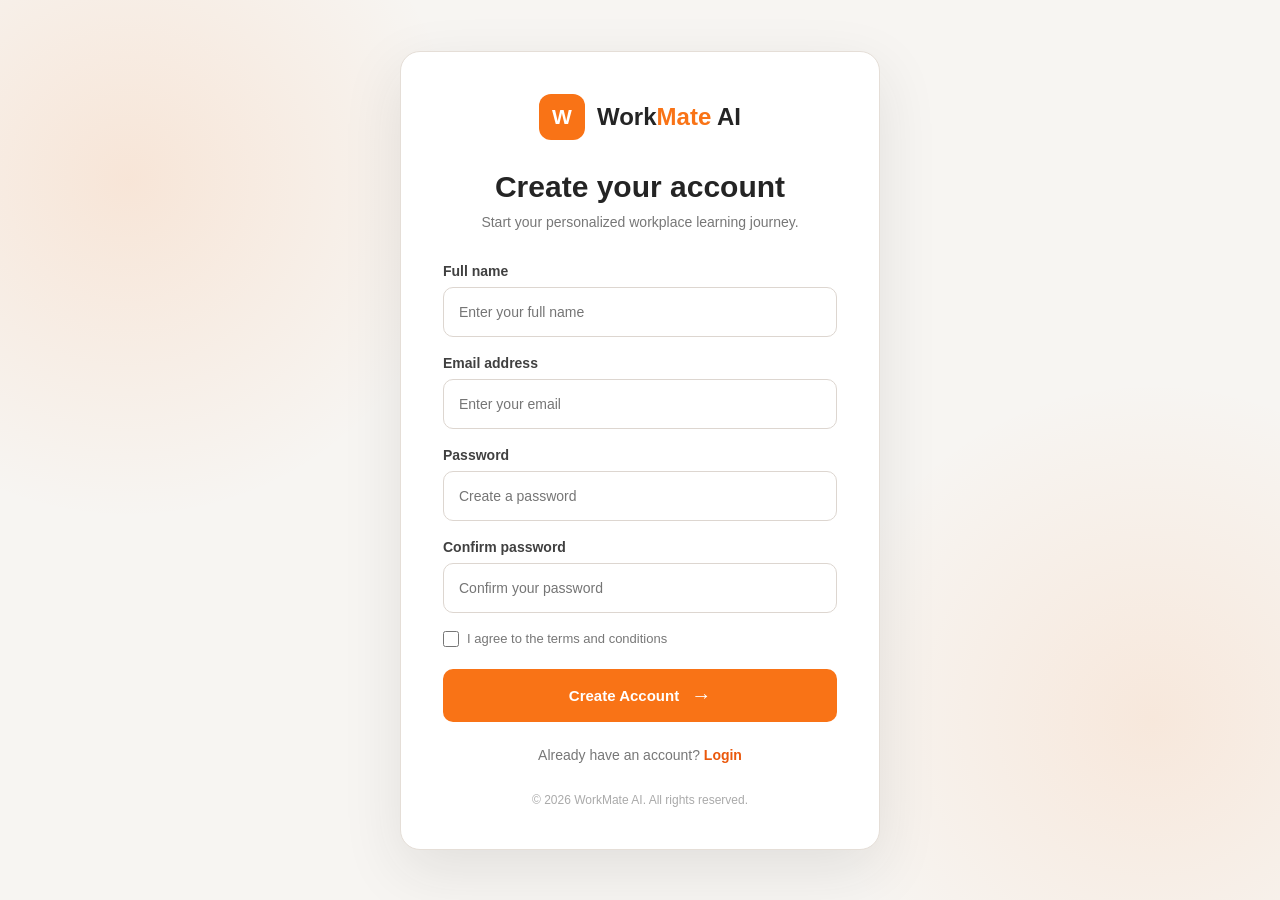
<file: signup.html>
<!DOCTYPE html>
<html lang="en">

<head>
    <meta charset="UTF-8">
    <meta name="viewport" content="width=device-width, initial-scale=1.0">

    <title>WorkMate AI | Create Account</title>

    <link rel="stylesheet" href="signup.css">
</head>

<body>

    <div class="signup-page">

        <div class="signup-card">

            <!-- BRAND -->

            <div class="brand">
                <div class="brand-icon">W</div>

                <div class="brand-name">
                    Work<span>Mate</span> AI
                </div>
            </div>


            <!-- HEADING -->

            <div class="heading">

                <h1>Create your account</h1>

                <p>
                    Start your personalized workplace learning journey.
                </p>

            </div>


            <!-- SIGN UP FORM -->

            <form id="signupForm">

                <div class="form-group">

                    <label for="name">
                        Full name
                    </label>

                    <input
                        type="text"
                        id="name"
                        placeholder="Enter your full name"
                        required
                    >

                </div>


                <div class="form-group">

                    <label for="email">
                        Email address
                    </label>

                    <input
                        type="email"
                        id="email"
                        placeholder="Enter your email"
                        required
                    >

                </div>


                <div class="form-group">

                    <label for="password">
                        Password
                    </label>

                    <input
                        type="password"
                        id="password"
                        placeholder="Create a password"
                        required
                    >

                </div>


                <div class="form-group">

                    <label for="confirmPassword">
                        Confirm password
                    </label>

                    <input
                        type="password"
                        id="confirmPassword"
                        placeholder="Confirm your password"
                        required
                    >

                </div>


                <label class="terms">

                    <input type="checkbox" id="terms" required>

                    <span>
                        I agree to the terms and conditions
                    </span>

                </label>


                <button type="submit" class="signup-button">
                    Create Account
                    <span>→</span>
                </button>

                <p id="message"></p>

            </form>


            <!-- LOGIN -->

            <p class="login-text">

                Already have an account?

                <a href="index.html">
                    Login
                </a>

            </p>


            <p class="footer">
                © 2026 WorkMate AI. All rights reserved.
            </p>

        </div>

    </div>


    <script src="auth.js"></script>
    <script src="signup.js"></script>

</body>

</html>
</file>
<file: signup.css>
* {
    margin: 0;
    padding: 0;
    box-sizing: border-box;
}

body {
    font-family: "Segoe UI", Arial, sans-serif;
    min-height: 100vh;
    background: #f7f5f2;
    color: #242424;
}


/* PAGE */

.signup-page {
    min-height: 100vh;

    display: flex;
    justify-content: center;
    align-items: center;

    padding: 40px 20px;

    background:
        radial-gradient(
            circle at 10% 20%,
            rgba(249, 115, 22, 0.12),
            transparent 25%
        ),
        radial-gradient(
            circle at 90% 80%,
            rgba(249, 115, 22, 0.10),
            transparent 25%
        ),
        #f7f5f2;
}


/* CARD */

.signup-card {
    width: 100%;
    max-width: 480px;

    background: white;

    padding: 42px;

    border-radius: 20px;

    border: 1px solid #e5ded7;

    box-shadow:
        0 20px 60px rgba(36, 36, 36, 0.10);
}


/* BRAND */

.brand {
    display: flex;
    align-items: center;
    justify-content: center;

    gap: 12px;

    margin-bottom: 30px;
}

.brand-icon {
    width: 46px;
    height: 46px;

    display: flex;
    align-items: center;
    justify-content: center;

    background: #f97316;

    color: white;

    border-radius: 12px;

    font-size: 21px;
    font-weight: 800;
}

.brand-name {
    font-size: 24px;
    font-weight: 800;
}

.brand-name span {
    color: #f97316;
}


/* HEADING */

.heading {
    text-align: center;

    margin-bottom: 30px;
}

.heading h1 {
    font-size: 30px;

    margin-bottom: 8px;
}

.heading p {
    font-size: 14px;

    color: #777;

    line-height: 1.5;
}


/* FORM */

.form-group {
    margin-bottom: 18px;
}

.form-group label {
    display: block;

    font-size: 14px;

    font-weight: 600;

    margin-bottom: 8px;

    color: #404040;
}

.form-group input {
    width: 100%;

    height: 50px;

    padding: 0 15px;

    border: 1px solid #ddd6d0;

    border-radius: 10px;

    font-size: 14px;

    outline: none;

    transition: 0.2s;
}

.form-group input:focus {
    border-color: #f97316;

    box-shadow:
        0 0 0 4px rgba(249, 115, 22, 0.10);
}


/* TERMS */

.terms {
    display: flex;

    align-items: center;

    gap: 8px;

    margin: 8px 0 22px;

    font-size: 13px;

    color: #777;

    cursor: pointer;
}

.terms input {
    width: 16px;
    height: 16px;

    accent-color: #f97316;
}


/* BUTTON */

.signup-button {
    width: 100%;

    height: 53px;

    border: none;

    border-radius: 10px;

    background: #f97316;

    color: white;

    font-size: 15px;

    font-weight: 700;

    cursor: pointer;

    display: flex;

    justify-content: center;

    align-items: center;

    gap: 12px;

    transition: 0.25s;
}

.signup-button:hover {
    background: #ea580c;

    transform: translateY(-2px);

    box-shadow:
        0 10px 25px rgba(249, 115, 22, 0.25);
}

.signup-button span {
    font-size: 20px;
}


/* MESSAGE */

#message {
    text-align: center;

    margin-top: 15px;

    font-size: 14px;
}


/* LOGIN */

.login-text {
    text-align: center;

    margin-top: 25px;

    font-size: 14px;

    color: #777;
}

.login-text a {
    color: #ea580c;

    font-weight: 700;

    text-decoration: none;
}

.login-text a:hover {
    text-decoration: underline;
}


/* FOOTER */

.footer {
    text-align: center;

    margin-top: 30px;

    font-size: 12px;

    color: #aaa;
}


/* MOBILE */

@media (max-width: 500px) {

    .signup-card {
        padding: 30px 22px;
    }

    .heading h1 {
        font-size: 26px;
    }
}
</file>
